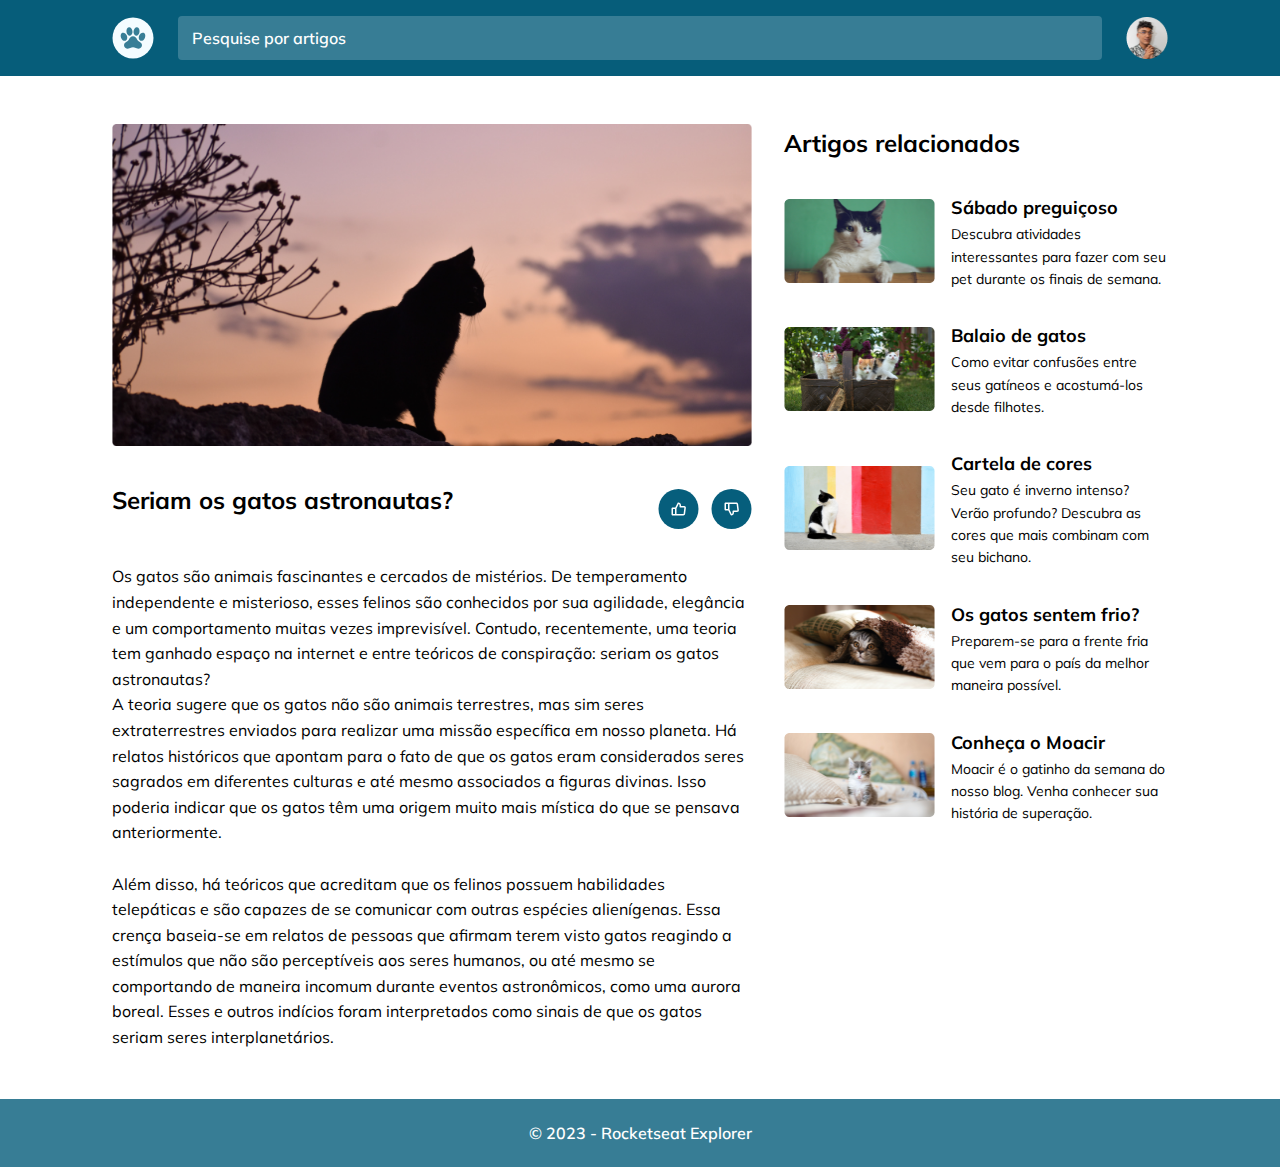
<file: index.html>
<!DOCTYPE html>
<html lang="pt-br">
  <head>
    <link rel="preconnect" href="https://fonts.googleapis.com" />
    <link rel="preconnect" href="https://fonts.gstatic.com" crossorigin />
    <meta charset="UTF-8" />
    <meta name="viewport" content="width=device-width, initial-scale=1.0" />
    <title>Blog Gateiro</title>
    <link rel="stylesheet" href="./style.css" />
    <link
      href="https://fonts.googleapis.com/css2?family=Mulish:ital,wght@0,200..1000;1,200..1000&display=swap"
      rel="stylesheet"
    />
  </head>
  <body>
    <div id="site">
      <header>
        <img
          class="icon"
          src="./assets/icon-paw.svg"
          alt="desenho de uma pata de gato"
        />
        <form>
          <div class="input-wrapper">
            <label for="search">Pesquise por artigos</label>
            <input type="text" id="search" placeholder="Pesquise por artigos" />
          </div>
        </form>
        <img
          class="avatar"
          src="./assets/avatar.png"
          alt="foto do usuário do blog"
        />
      </header>
      <main>
        <section class="new">
          <figure>
            <img
              src="./assets/cat1.png"
              alt="foto real de um gato em contraste com o céu"
            />
          </figure>
          <div class="title">
            <h1>Seriam os gatos astronautas?</h1>
            <div class="like-buttons">
              <button>
                <img src="./assets/like.svg" alt="" />
              </button>
              <button>
                <img src="./assets/dislike.svg" alt="" />
              </button>
            </div>
          </div>
          <p>
            Os gatos são animais fascinantes e cercados de mistérios. De
            temperamento independente e misterioso, esses felinos são conhecidos
            por sua agilidade, elegância e um comportamento muitas vezes
            imprevisível. Contudo, recentemente, uma teoria tem ganhado espaço
            na internet e entre teóricos de conspiração: seriam os gatos
            astronautas? <br />
            A teoria sugere que os gatos não são animais terrestres, mas sim
            seres extraterrestres enviados para realizar uma missão específica
            em nosso planeta. Há relatos históricos que apontam para o fato de
            que os gatos eram considerados seres sagrados em diferentes culturas
            e até mesmo associados a figuras divinas. Isso poderia indicar que
            os gatos têm uma origem muito mais mística do que se pensava
            anteriormente. <br />
            <br />
            Além disso, há teóricos que acreditam que os felinos possuem
            habilidades telepáticas e são capazes de se comunicar com outras
            espécies alienígenas. Essa crença baseia-se em relatos de pessoas
            que afirmam terem visto gatos reagindo a estímulos que não são
            perceptíveis aos seres humanos, ou até mesmo se comportando de
            maneira incomum durante eventos astronômicos, como uma aurora
            boreal. Esses e outros indícios foram interpretados como sinais de
            que os gatos seriam seres interplanetários.
          </p>
        </section>
        <section class="related">
          <h1>Artigos relacionados</h1>
          <div class="article">
            <figure>
              <img
                src="./assets/cat2.png"
                alt="foto de um gato com fundo verde"
              />
            </figure>
            <div class="item-text">
              <h4>Sábado preguiçoso</h4>
              <p>
                Descubra atividades interessantes para fazer com seu pet durante
                os finais de semana.
              </p>
            </div>
          </div>
          <div class="article">
            <figure>
              <img
                src="./assets/cat3.png"
                alt="foto de gatos dentro de um cesto"
              />
            </figure>
            <div class="item-text">
              <h4>Balaio de gatos</h4>
              <p>
                Como evitar confusões entre seus gatíneos e acostumá-los desde
                filhotes.
              </p>
            </div>
          </div>
          <div class="article">
            <figure>
              <img
                src="./assets/cat4.png"
                alt="desenho de um gato em frente a uma parede com cores pintadas na vertical"
              />
            </figure>
            <div class="item-text">
              <h4>Cartela de cores</h4>
              <p>
                Seu gato é inverno intenso? Verão profundo? Descubra as cores
                que mais combinam com seu bichano.
              </p>
            </div>
          </div>
          <div class="article">
            <figure>
              <img
                src="./assets/cat5.png"
                alt="gato debaixo de uma coberta apenas com a cabeça de fora olhando para algo"
              />
            </figure>
            <div class="item-text">
              <h4>Os gatos sentem frio?</h4>
              <p>
                Preparem-se para a frente fria que vem para o país da melhor
                maneira possível.
              </p>
            </div>
          </div>
          <div class="article">
            <figure>
              <img
                src="./assets/cat6.png"
                alt="gato filhote de cor branca em cima de uma cama com roupas de cama brancas"
              />
            </figure>
            <div class="item-text">
              <h4>Conheça o Moacir</h4>
              <p>
                Moacir é o gatinho da semana do nosso blog. Venha conhecer sua
                história de superação.
              </p>
            </div>
          </div>
        </section>
      </main>
      <footer>
        <p>© 2023 - Rocketseat Explorer</p>
      </footer>
    </div>
  </body>
</html>
</file>
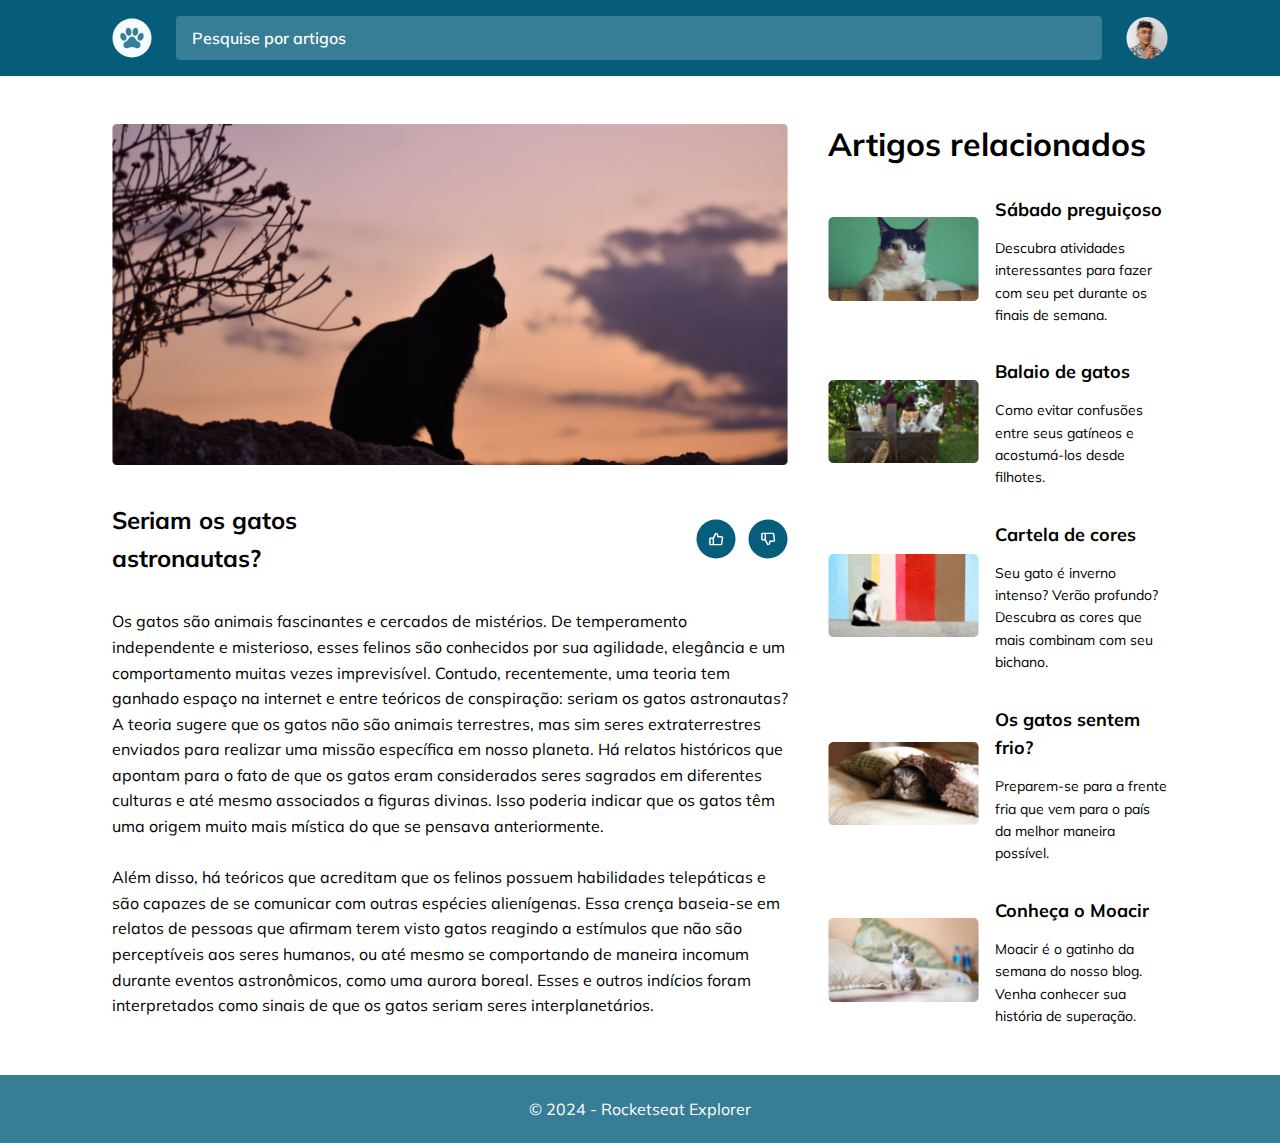
<file: index-grid.html>
<!DOCTYPE html>
<html lang="pt-br">
  <head>
    <link rel="preconnect" href="https://fonts.googleapis.com" />
    <link rel="preconnect" href="https://fonts.gstatic.com" crossorigin />
    <meta charset="UTF-8" />
    <meta name="viewport" content="width=device-width, initial-scale=1.0" />
    <title>Blog Gateiro Grid</title>
    <link rel="stylesheet" href="style-grid.css" />
    <link
      href="https://fonts.googleapis.com/css2?family=Mulish:ital,wght@0,200..1000;1,200..1000&display=swap"
      rel="stylesheet"
    />
  </head>
  <body>
    <div id="site">
      <header>
        <figure class="logo">
          <img src="./assets/icon-paw.svg" alt="desenho de uma pata de gato" />
        </figure>
        <form>
          <div class="input-wrapper">
            <label for="search">Pesquise por artigos</label>
            <input type="text" id="search" placeholder="Pesquise por artigos" />
          </div>
        </form>
        <div class="avatar">
          <img
            src="./assets/avatar.png"
            alt="foto do perfil do usuário do site"
          />
        </div>
      </header>
      <main>
        <section>
          <figure class="main-photo">
            <img
              src="./assets/cat1.png"
              alt="foto de um gato em cima de um muro em contraste com o céu do fundo ao anoitecer"
            />
          </figure>
          <div class="title">
            <h1>Seriam os gatos astronautas?</h1>
            <div class="like-buttons">
              <button>
                <img
                  src="./assets/like.svg"
                  alt="desenho de um polegar para cima com fundo azul"
                />
              </button>
              <button>
                <img
                  src="./assets/dislike.svg"
                  alt="desenho de um polegar para baixo com fundo azul"
                />
              </button>
            </div>
          </div>
          <p>
            Os gatos são animais fascinantes e cercados de mistérios. De
            temperamento independente e misterioso, esses felinos são conhecidos
            por sua agilidade, elegância e um comportamento muitas vezes
            imprevisível. Contudo, recentemente, uma teoria tem ganhado espaço
            na internet e entre teóricos de conspiração: seriam os gatos
            astronautas? <br />A teoria sugere que os gatos não são animais
            terrestres, mas sim seres extraterrestres enviados para realizar uma
            missão específica em nosso planeta. Há relatos históricos que
            apontam para o fato de que os gatos eram considerados seres sagrados
            em diferentes culturas e até mesmo associados a figuras divinas.
            Isso poderia indicar que os gatos têm uma origem muito mais mística
            do que se pensava anteriormente. <br /><br />Além disso, há teóricos
            que acreditam que os felinos possuem habilidades telepáticas e são
            capazes de se comunicar com outras espécies alienígenas. Essa crença
            baseia-se em relatos de pessoas que afirmam terem visto gatos
            reagindo a estímulos que não são perceptíveis aos seres humanos, ou
            até mesmo se comportando de maneira incomum durante eventos
            astronômicos, como uma aurora boreal. Esses e outros indícios foram
            interpretados como sinais de que os gatos seriam seres
            interplanetários.
          </p>
        </section>
        <aside>
          <h1>Artigos relacionados</h1>
          <div class="card" style="--delay: 400ms">
            <figure>
              <img
                src="./assets/cat2.png"
                alt="foto de um gato em cima de um baú com fundo verde"
              />
            </figure>
            <h2>Sábado preguiçoso</h2>
            <p>
              Descubra atividades interessantes para fazer com seu pet durante
              os finais de semana.
            </p>
          </div>
          <div class="card" style="--delay: 600ms">
            <figure>
              <img
                src="./assets/cat3.png"
                alt="foto de um cesto no gramado com vários gatos"
              />
            </figure>
            <h2>Balaio de gatos</h2>
            <p>
              Como evitar confusões entre seus gatíneos e acostumá-los desde
              filhotes.
            </p>
          </div>
          <div class="card" style="--delay: 800ms">
            <figure>
              <img
                src="./assets/cat4.png"
                alt="desenho de um gato em frente a uma parede com várias cores pintadas verticalmente"
              />
            </figure>
            <h2>Cartela de cores</h2>
            <p>
              Seu gato é inverno intenso? Verão profundo? Descubra as cores que
              mais combinam com seu bichano.
            </p>
          </div>
          <div class="card" style="--delay: 1000ms">
            <figure>
              <img
                src="./assets/cat5.png"
                alt="foto de um gato embaixo de uma coberta"
              />
            </figure>
            <h2>Os gatos sentem frio?</h2>
            <p>
              Preparem-se para a frente fria que vem para o país da melhor
              maneira possível.
            </p>
          </div>
          <div class="card" style="--delay: 1200ms">
            <figure>
              <img
                src="./assets/cat6.png"
                alt="foto de um gato filhote em cima de uma cama de casal dentro de um quarto com parede branca"
              />
            </figure>
            <h2>Conheça o Moacir</h2>
            <p>
              Moacir é o gatinho da semana do nosso blog. Venha conhecer sua
              história de superação.
            </p>
          </div>
        </aside>
      </main>
      <footer>
        <p>© 2024 - Rocketseat Explorer</p>
      </footer>
    </div>
  </body>
</html>
</file>
<file: style.css>
* {
  padding: 0;
  margin: 0;
  box-sizing: border-box;
}

:root {
  font-size: 62.5%;
  font-family: "Mulish", sans-serif;

  --color-base-bg-header: hsl(195, 91%, 25%);
  --color-base-bg-footer: hsl(195, 46%, 40%);
  --color-base-white: hsl(0, 0%, 100%);
  --color-base-bg-search: hsl(195, 46%, 40%);
}

#site {
  width: 100vw;
  min-width: 43rem;
  margin-inline: auto;
}

header {
  display: flex;
  gap: 2.4rem;

  padding: 1.6rem 2.4rem;
  align-items: center;

  background-color: var(--color-base-bg-header);
  color: var(--color-base-white);
}

header .icon {
  width: 4.2rem;
  height: 4.2rem;
}

header form {
  flex: 1;
}

.input-wrapper label {
  width: 1px;
  height: 1px;
  overflow: hidden;
  position: absolute;
  /*escondendo o texto do label*/
}

.input-wrapper input {
  padding: 1.2rem 1.4rem;
  border-radius: 0.4rem;
  border: none;
  width: 100%;

  background-color: var(--color-base-bg-search);

  font-family: "Mulish", sans-serif;
  font-size: 1.6rem;
  color: var(--color-base-white);
}

.input-wrapper input::placeholder {
  font-size: 1.6rem;
  font-weight: 600;
  font-family: "Mulish", sans-serif;
  color: var(--color-base-white);
}

header .avatar {
  width: 4.2rem;
  height: 4.2rem;
}

/*main*/

main {
  background-color: var(--color-base-white);
}

.new figure {
  overflow-x: hidden;
}

.new figure img {
  width: 100%;
  max-width: 200%;
  scale: 1.01;
}

.new h1 {
  font-size: 2.4rem;
  font-weight: 700;
  line-height: 160%;
  padding: 3.2rem 2.4rem 0;
}

.like-buttons {
  display: flex;
  gap: 1.2rem;
  margin-top: 0.8rem;
  padding: 0 2.4rem;
}

.like-buttons button {
  border: none;
  background-color: #ffffff;
  cursor: pointer;
}

.new p {
  font-size: 1.6rem;
  font-weight: 400;
  line-height: 160%;

  margin-top: 3.2rem;
  padding: 0 2.4rem;
}

.related {
  padding: 3.2rem 2.4rem;

  display: flex;
  flex-direction: column;
  gap: 3.2rem;
}

.related h1 {
  font-size: 2.4rem;
  font-weight: 700;
  line-height: 160%;
}

.article {
  display: flex;
  gap: 1.6rem;
  height: 8.4rem;

  align-items: center;
  height: fit-content;
}

.article img {
  width: 15.1rem;
  height: 8.4rem;
}

.article .item-text h4 {
  font-size: 1.8rem;
  font-weight: 700;
  line-height: 160%;
}

.article .item-text p {
  font-size: 1.4rem;
  font-weight: 400;
  line-height: 160%;
}

/*footer*/

footer {
  padding: 2.4rem 1.6rem;
  text-align: center;

  font-size: 1.6rem;
  font-weight: 600;

  background-color: var(--color-base-bg-footer);
  color: var(--color-base-white);
}

/*animações e outros*/
@media (min-width: 1120px) {
  #site {
    max-width: 192rem;
  }

  header {
    padding: 1.6rem 11.2rem;
  }

  main {
    display: flex;
    gap: 3.2rem;
    padding: 4.8rem 11.2rem;
  }

  .new {
    max-width: 90rem;
    min-width: 50rem;
  }

  .new figure img {
    scale: 1;
    max-width: 90rem;
    min-width: 50rem;
  }

  .title {
    display: flex;
    justify-content: space-between;
    margin-top: 3.2rem;
  }

  .new h1,
  .new p,
  .like-buttons {
    padding: 0;
  }

  .related {
    min-width: 38.4rem;
    padding: 0;
  }
}
</file>
<file: style-grid.css>
* {
  margin: 0;
  padding: 0;
  box-sizing: border-box;
}

:root {
  font-size: 62.5%;
  font-family: "Mulish", sans-serif;

  --color-base-bg-header: hsl(195, 91%, 25%);
  --color-base-bg-footer: hsl(195, 46%, 40%);
  --color-base-white: hsl(0, 0%, 100%);
  --color-base-bg-search: hsl(195, 46%, 40%);
  --color-base-bg-card-hover: hsl(195, 10%, 97%);
}

body {
  font-size: 1.6rem;
}

#site {
  display: grid;
  margin-inline: auto;
  min-width: 43rem;
}

header {
  display: flex;
  padding: 1.6rem 2.4rem;
  gap: 2.4rem;

  align-items: center;

  background-color: var(--color-base-bg-header);
}

.logo {
  display: flex;
}

.logo img {
  width: 4rem;
  height: 4rem;

  align-self: center;
}

form {
  width: 100%;
}

.input-wrapper label {
  width: 1px;
  height: 1px;
  position: absolute;
  overflow: hidden;
  /*escondendo o texto do label*/
}

.input-wrapper input {
  font-family: "Mulish", sans-serif;
  font-size: 1.6rem;
  font-weight: 600;
  line-height: 100%;

  background-color: var(--color-base-bg-search);
  color: var(--color-base-white);

  border: none;
  border-radius: 0.4rem;
  width: 100%;

  padding: 1.2rem 1.6rem;
}

.input-wrapper input::placeholder {
  color: var(--color-base-white);
}

.avatar {
  display: flex;
}

.avatar img {
  width: 4.2rem;
  height: 4.2rem;

  align-self: center;
}

/*main section*/

.main-photo {
  overflow: hidden;
  height: fit-content;
}

.main-photo img {
  scale: 1.01;
  width: 100%;
}

section .title,
section p {
  padding: 0 2.4rem;
}

section .title {
  padding-top: 3.2rem;
}

.title h1 {
  font-size: 2.4rem;
  font-weight: 700;
  line-height: 160%;
}

.title .like-buttons {
  margin-top: 0.8rem;
  display: flex;
  gap: 1.2rem;
  align-items: center;
}

.like-buttons button {
  border: none;
  background-color: white;
  width: 4rem;
  height: 4rem;
}

.like-buttons button img {
  width: 4rem;
  height: 4rem;
}

.like-buttons button:hover {
  cursor: pointer;
  transform: scale(1.05);
  filter: contrast(150%);
}

section p {
  padding-top: 3.2rem;
  line-height: 160%;
  font-weight: 400;
}

/*main aside*/

aside {
  padding: 3.2rem 2.4rem 4rem;
}

aside .card {
  display: grid;
  column-gap: 1.6rem;
  margin-top: 3.2rem;
  grid-template-areas:
    "A B"
    "A C";
  align-items: center;

  transition: all 300ms ease-out;
}

aside .card:hover {
  filter: hue-rotate(10deg) contrast(105%) saturate(200%);
  transform: scale(1.05);
  background-color: var(--color-base-bg-card-hover);

  border-radius: 1.6rem;
  cursor: pointer;
}

aside .card figure {
  grid-area: A;
  width: 100%;
}

aside .card figure img {
  width: 15.1rem;
}

.card h2 {
  font-size: 1.8rem;
  font-weight: 700;
  line-height: 160%;
}

.card p {
  font-size: 1.4rem;
  font-weight: 400;
  line-height: 160%;

  margin-top: 1.2rem;
}

/*footer*/

footer {
  padding: 2.4rem 1.6rem;
  text-align: center;

  background-color: var(--color-base-bg-footer);
  color: var(--color-base-white);
}

@media (min-width: 768px) {
  #site {
    width: fit-content;
    max-width: 1440px;
  }

  header {
    padding: 1.6rem 11.2rem;
  }

  main {
    display: grid;
    grid-template-columns: 2fr 1fr;
    column-gap: 4rem;

    padding: 4.8rem 11.2rem;
  }

  .main-photo {
    height: fit-content;
  }

  .main-photo img {
    scale: 1;
    min-width: 48rem;
  }

  section .title {
    display: grid;
    grid-template-columns: repeat(2, 1fr);
    align-items: center;
    padding: 3.2rem 0 0;
  }

  .title .like-buttons {
    align-items: center;
    margin-top: 0;
    justify-content: end;
  }

  section p {
    padding: 3.2rem 0 0;
    font-size: 1.6rem;
    font-weight: 400;
    line-height: 160%;
  }

  aside {
    padding: 0;
  }

  aside .card {
    min-width: 34rem;
  }
}

/*animações*/

@keyframes appear {
  0% {
    opacity: 0;
    transform: scale(0.7);
  }

  50% {
    transform: scale(1.2);
  }
}

.main-photo img {
  animation: appear 1200ms 400ms backwards;
}

@keyframes move {
  from {
    transform: translateY(var(--startY));
  }
}

header {
  animation: move 300ms;
  --startY: -100%;
}

footer {
  animation: move 300ms;
  --startY: 100%;
}

@keyframes appear-cards {
  0% {
    opacity: 0;
    transform: translateY(-100%);
  }
}

aside .card {
  animation: appear-cards 400ms var(--delay) backwards;
  --delay: 400ms;
}
</file>
